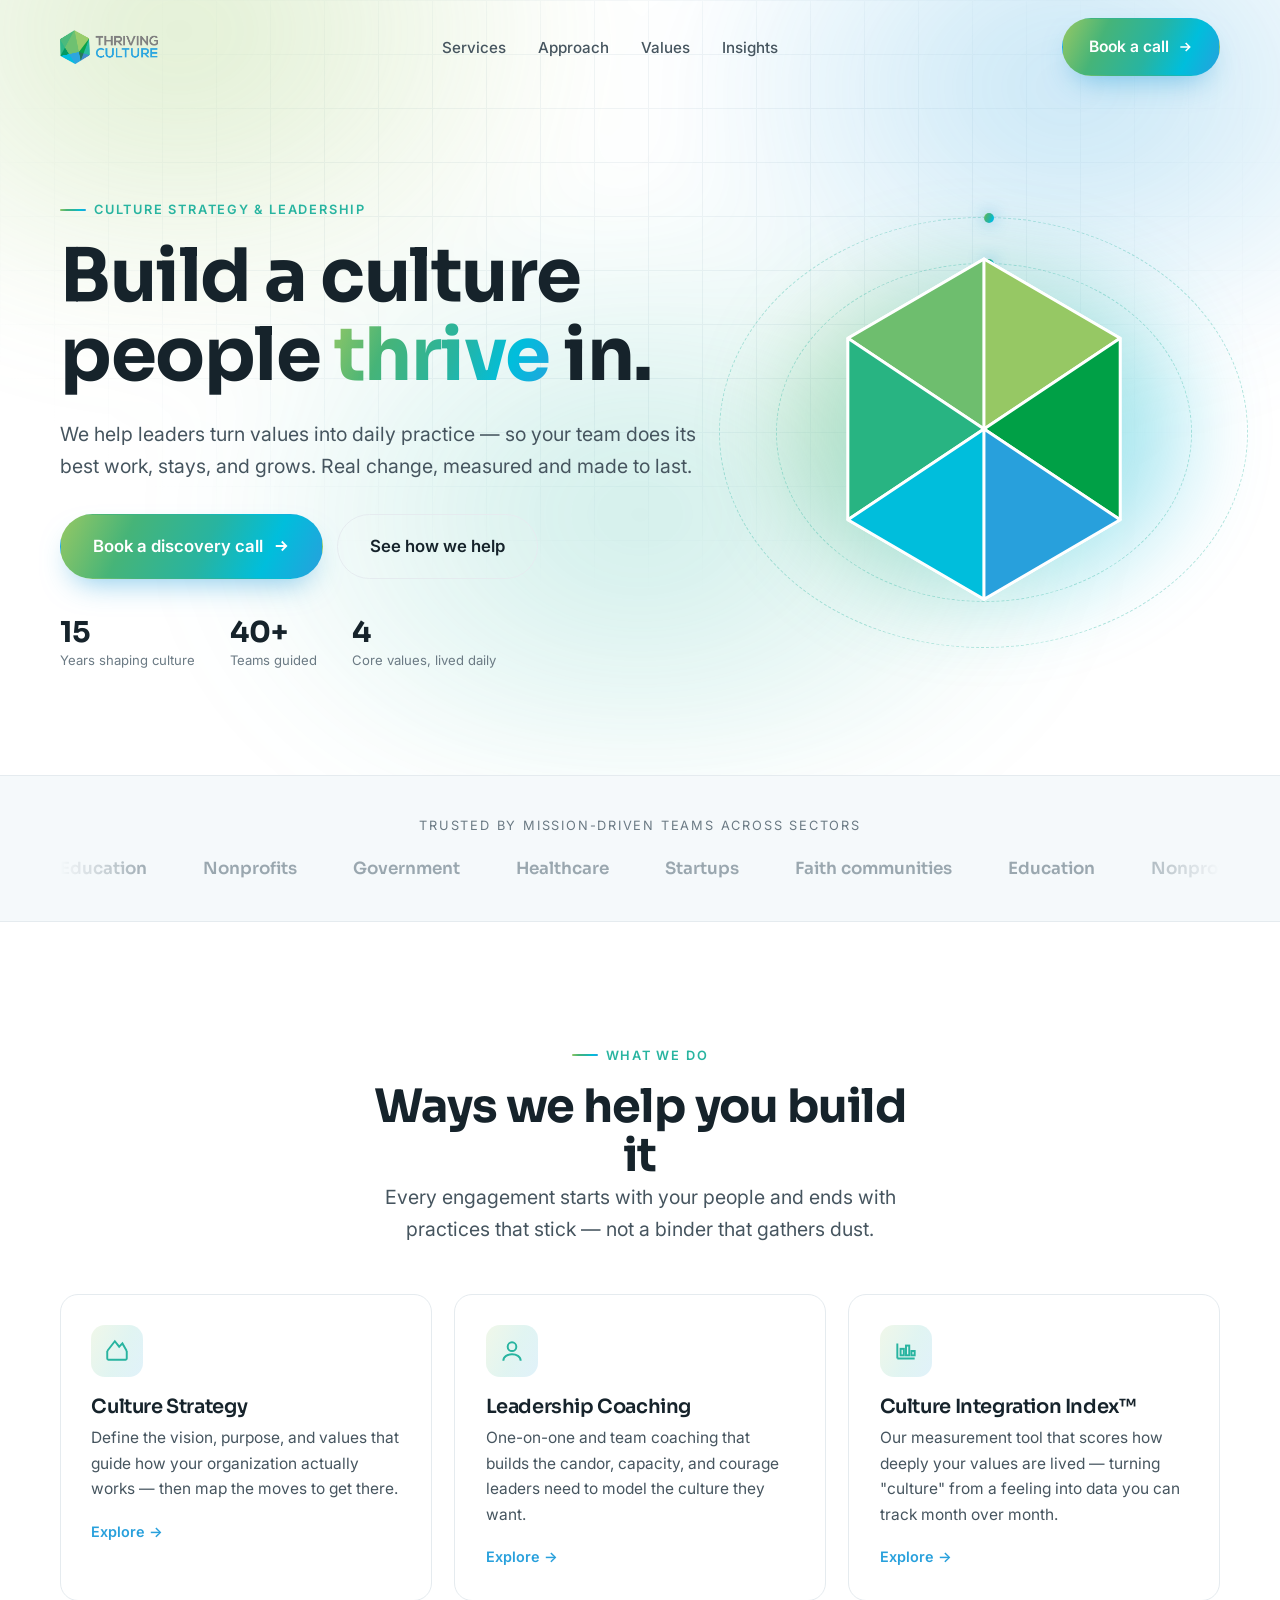
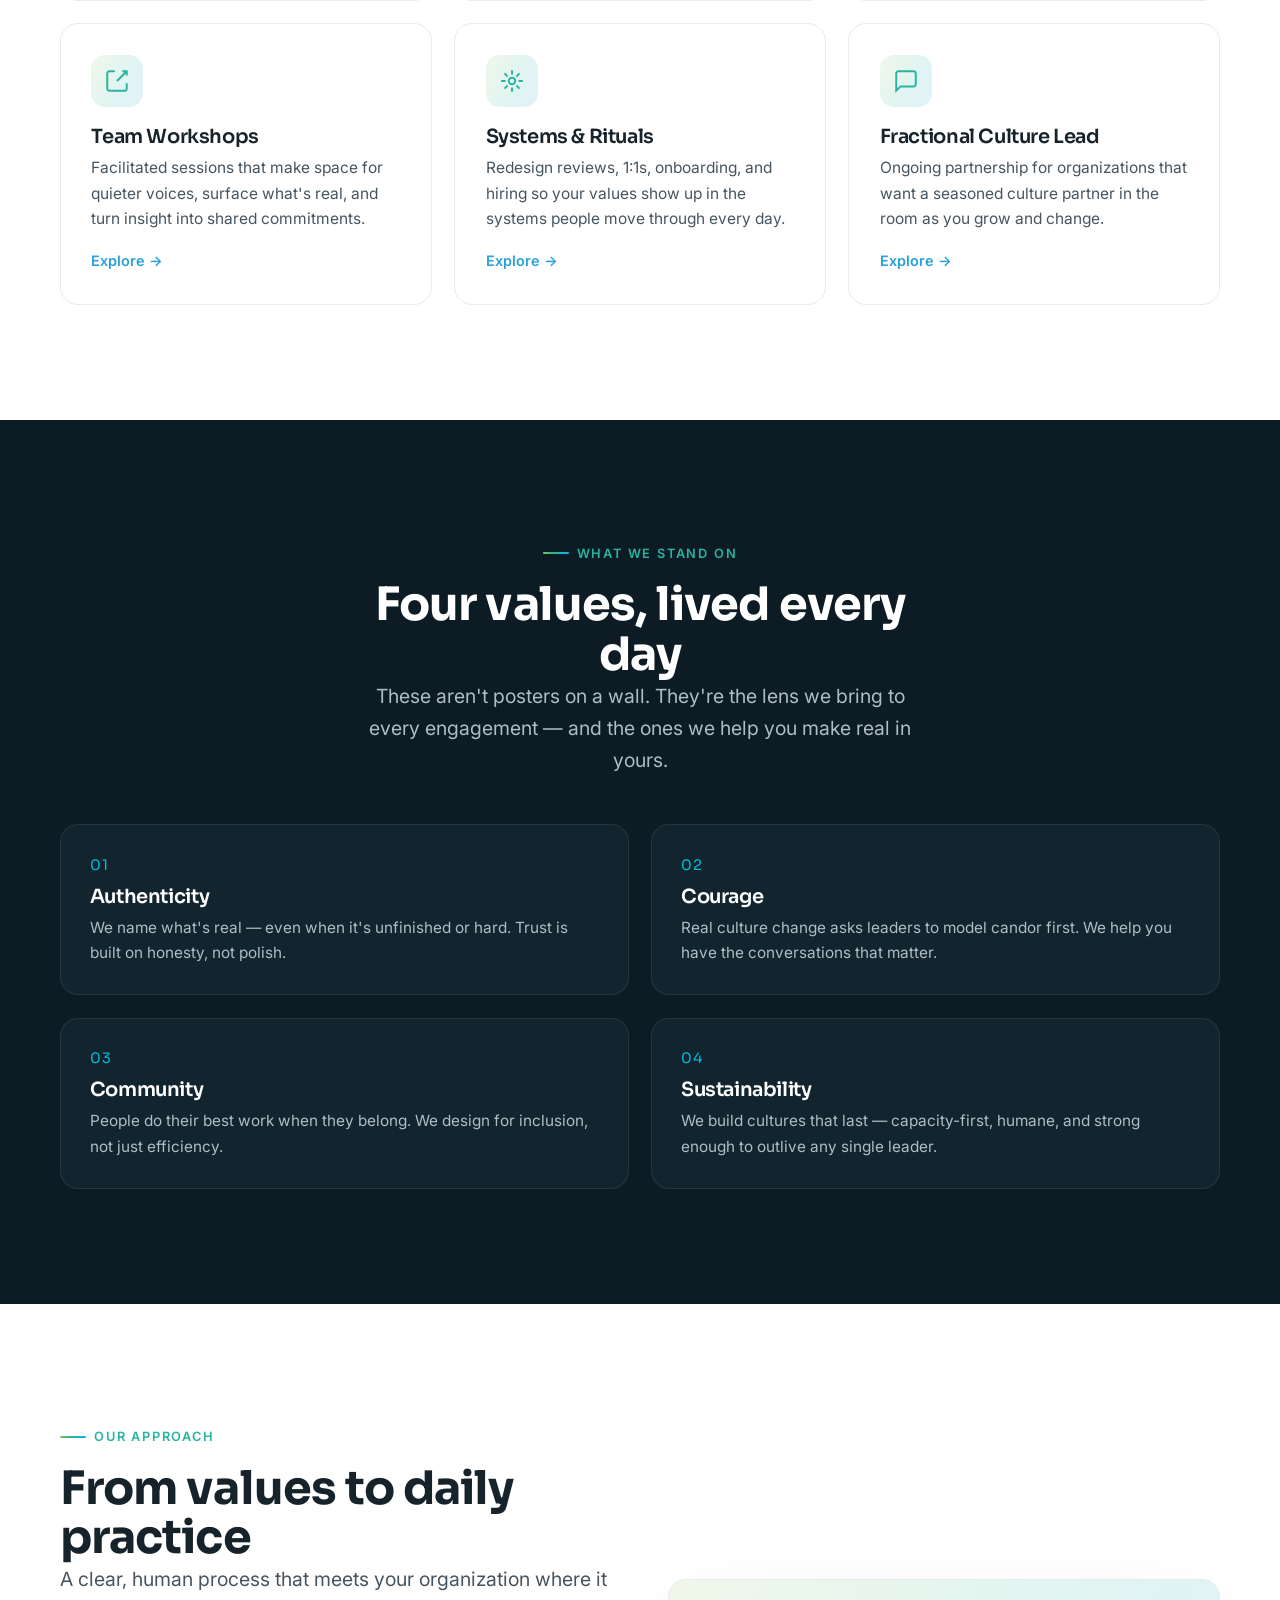
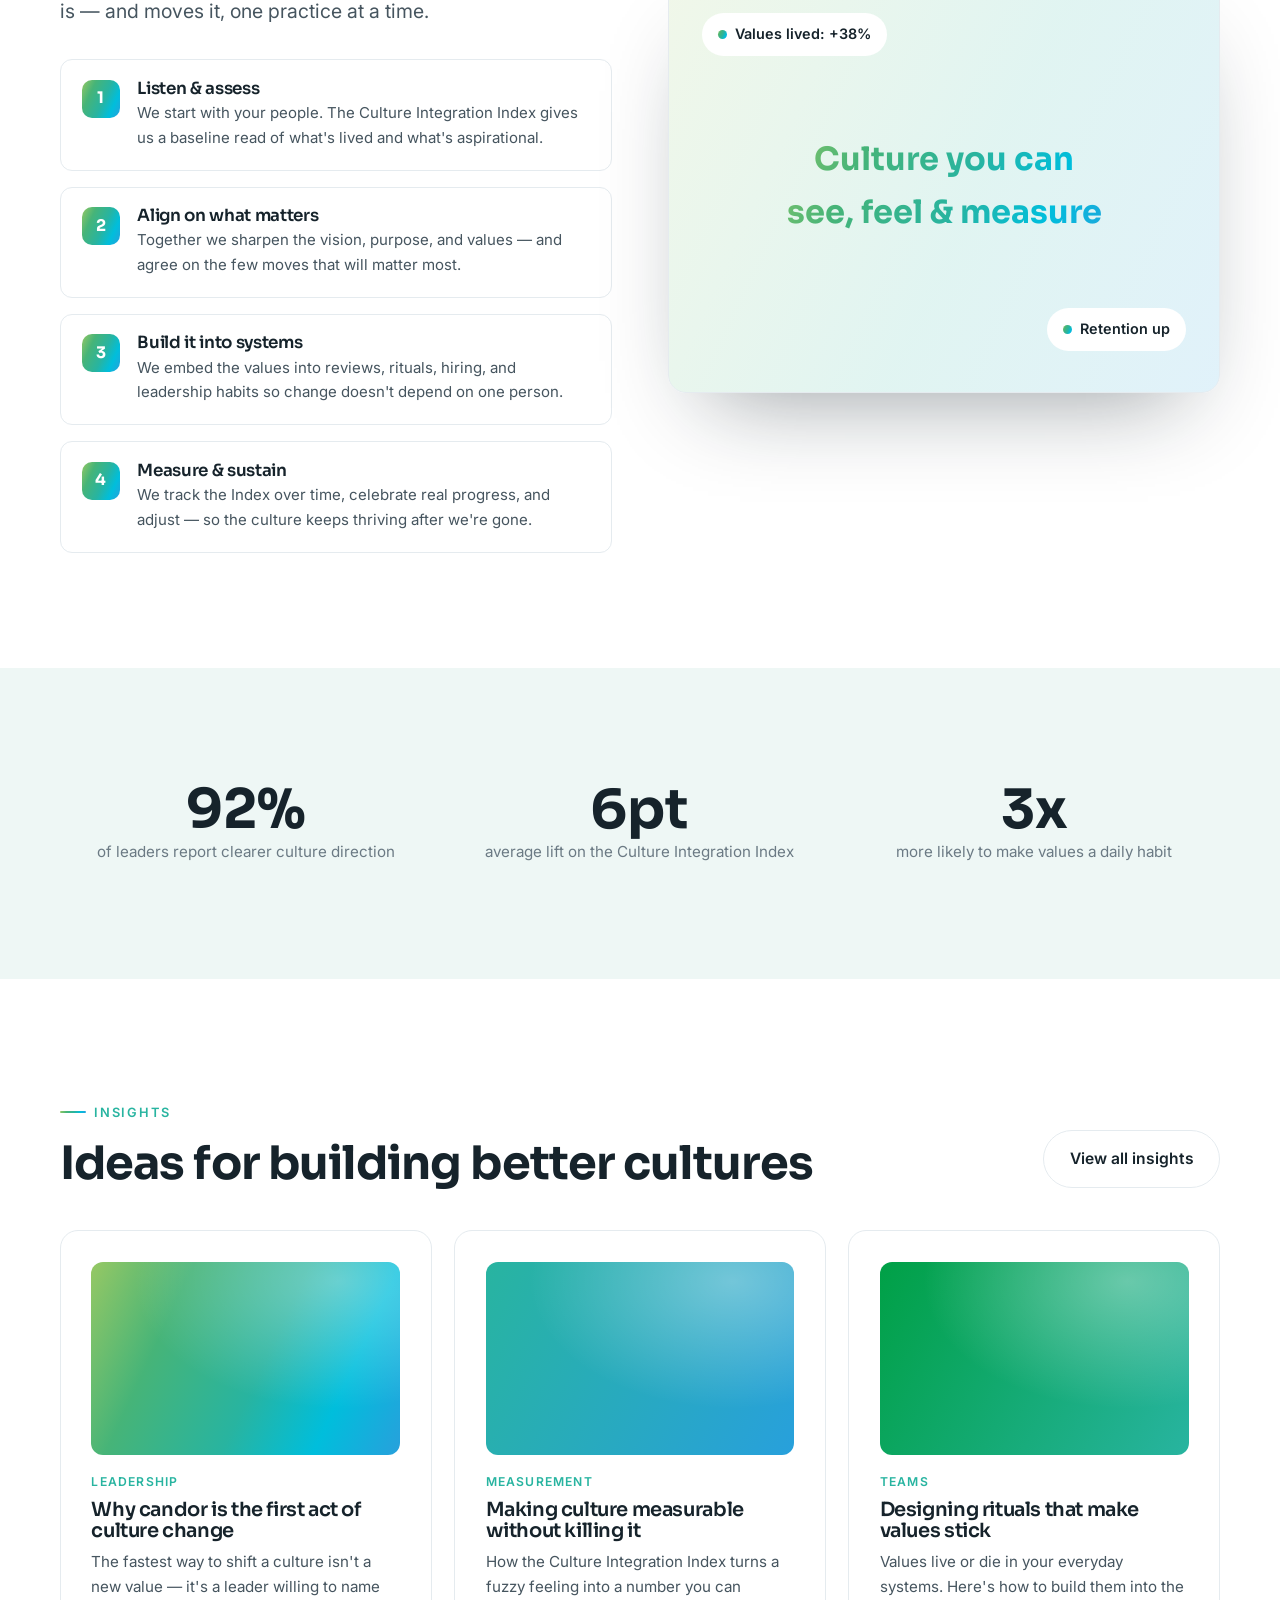
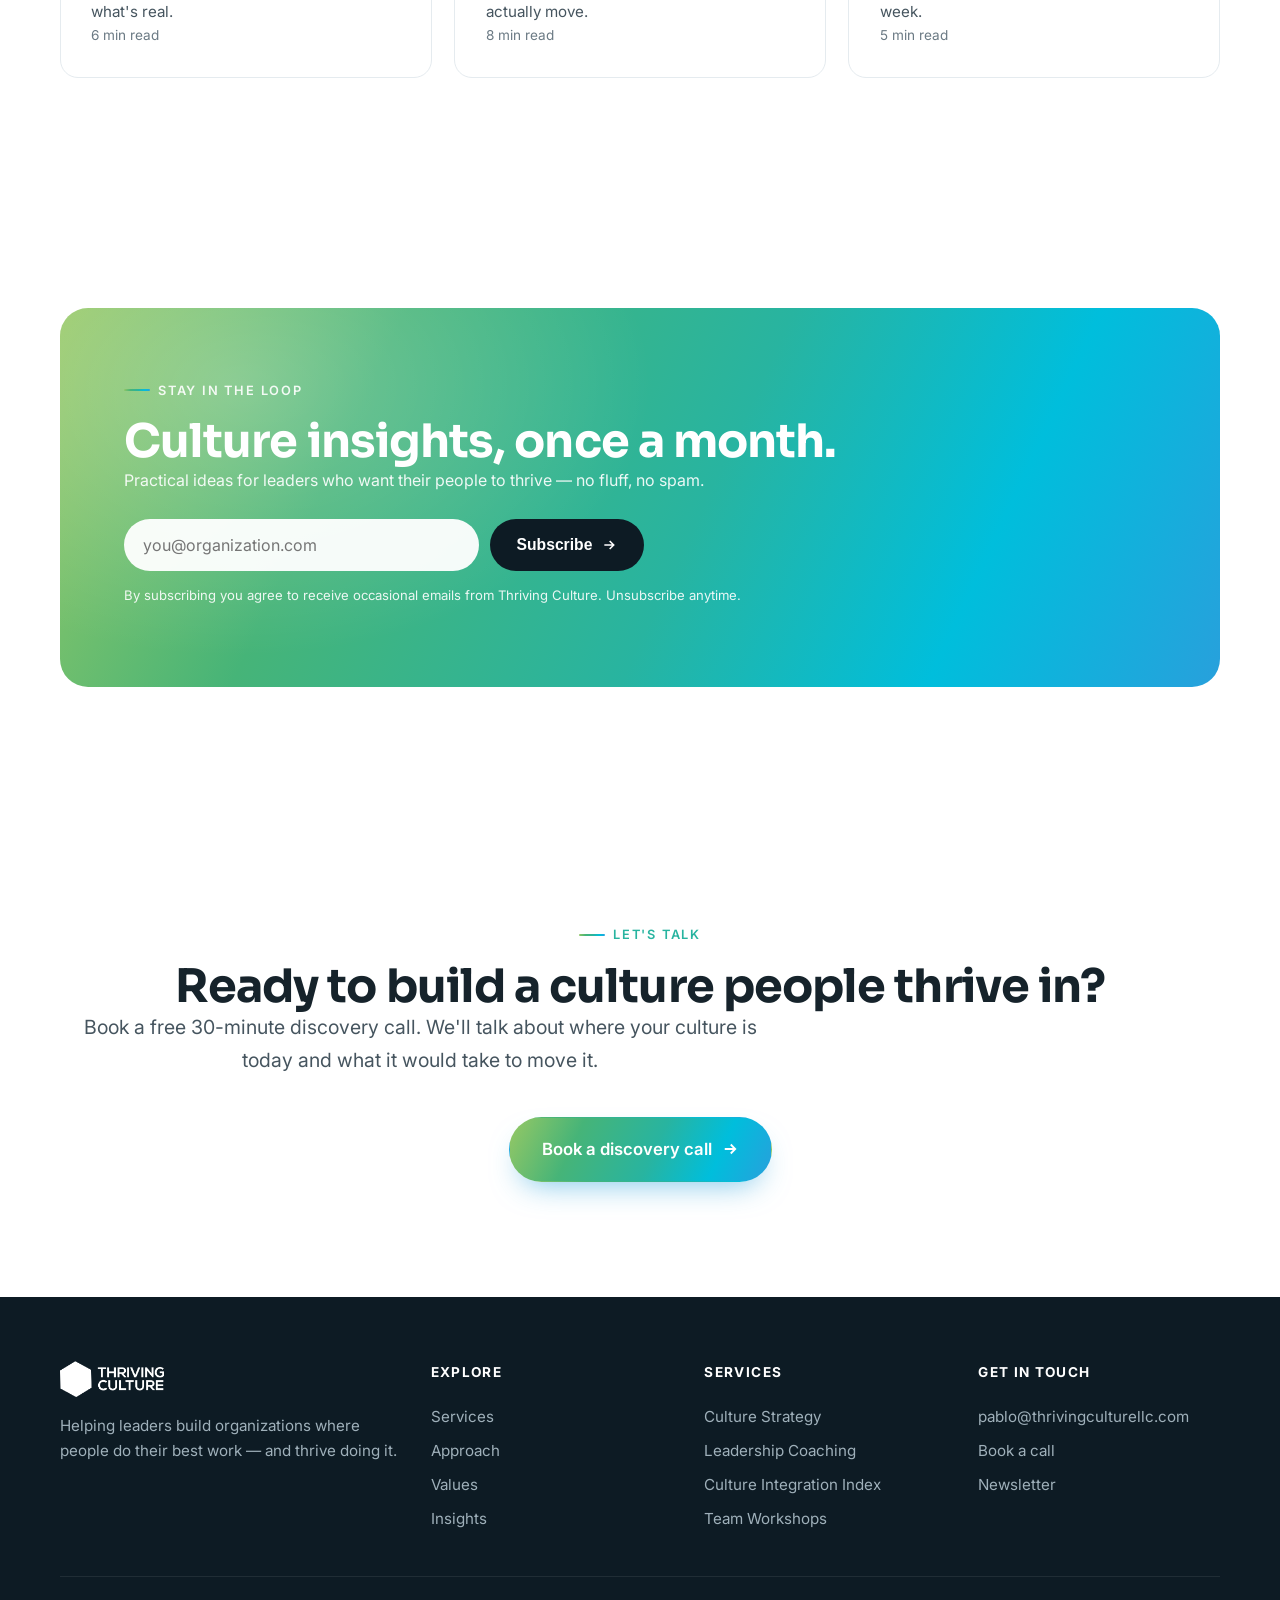
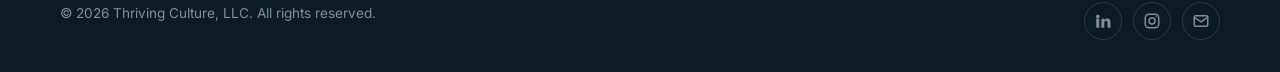
<file: index.html>
<!DOCTYPE html>
<html lang="en">
<head>
  <meta charset="UTF-8" />
  <meta name="viewport" content="width=device-width, initial-scale=1.0" />
  <title>Thriving Culture — Build a culture people thrive in</title>
  <meta name="description" content="Thriving Culture helps leaders build organizations where people do their best work. Culture strategy, leadership coaching, and the Culture Integration Index." />
  <meta name="theme-color" content="#28A0DC" />

  <!-- Open Graph -->
  <meta property="og:title" content="Thriving Culture — Build a culture people thrive in" />
  <meta property="og:description" content="Culture strategy, leadership coaching, and measurable culture change for organizations that care about their people." />
  <meta property="og:type" content="website" />

  <link rel="icon" href="assets/favicon.svg" type="image/svg+xml" />
  <link rel="preconnect" href="https://fonts.googleapis.com" />
  <link rel="preconnect" href="https://fonts.gstatic.com" crossorigin />
  <link href="https://fonts.googleapis.com/css2?family=Sora:wght@400;600;700&family=Inter:wght@400;500;600&display=swap" rel="stylesheet" />
  <link rel="stylesheet" href="css/style.css" />
</head>
<body>

  <!-- ============ HEADER ============ -->
  <header class="site-header" id="header">
    <div class="container nav">
      <a class="brand" href="#top" aria-label="Thriving Culture home">
        <img src="assets/Thriving-Culture_LLC_Logo.png" alt="Thriving Culture" />
      </a>
      <nav>
        <ul class="nav-links" id="navLinks">
          <li><a href="#services">Services</a></li>
          <li><a href="#approach">Approach</a></li>
          <li><a href="#values">Values</a></li>
          <li><a href="#insights">Insights</a></li>
        </ul>
      </nav>
      <div class="nav-cta">
        <a href="#contact" class="btn btn-primary">Book a call
          <svg width="16" height="16" viewBox="0 0 24 24" fill="none" stroke="currentColor" stroke-width="2.4"><path d="M5 12h14M13 6l6 6-6 6"/></svg>
        </a>
        <button class="menu-toggle" id="menuToggle" aria-label="Menu"><span></span><span></span><span></span></button>
      </div>
    </div>
  </header>

  <main id="top">

    <!-- ============ HERO ============ -->
    <section class="hero">
      <div class="hero-aurora" id="aurora"></div>
      <div class="hero-grid"></div>
      <div class="container hero-inner">
        <div class="hero-copy">
          <span class="eyebrow reveal">Culture strategy &amp; leadership</span>
          <h1 class="reveal" data-delay="1">Build a culture<br>people <span class="gradient-text">thrive</span> in.</h1>
          <p class="lead reveal" data-delay="2">We help leaders turn values into daily practice — so your team does its best work, stays, and grows. Real change, measured and made to last.</p>
          <div class="hero-cta reveal" data-delay="3">
            <a href="#contact" class="btn btn-primary btn-lg">Book a discovery call
              <svg width="18" height="18" viewBox="0 0 24 24" fill="none" stroke="currentColor" stroke-width="2.4"><path d="M5 12h14M13 6l6 6-6 6"/></svg>
            </a>
            <a href="#services" class="btn btn-ghost btn-lg">See how we help</a>
          </div>
          <div class="hero-meta reveal" data-delay="4">
            <div class="stat"><b data-count="15">0</b><span>Years shaping culture</span></div>
            <div class="stat"><b data-count="40" data-suffix="+">0</b><span>Teams guided</span></div>
            <div class="stat"><b data-count="4">0</b><span>Core values, lived daily</span></div>
          </div>
        </div>

        <!-- Faceted gem: the living brand mark -->
        <div class="gem-stage">
          <div class="gem-orbit o1"><i></i></div>
          <div class="gem-orbit o2"><i></i></div>
          <div class="gem-glow"></div>
          <div class="gem" id="gem">
            <svg viewBox="0 0 200 200" aria-hidden="true">
              <defs>
                <linearGradient id="gg" x1="0" y1="0" x2="1" y2="1">
                  <stop offset="0" stop-color="#96C864"/><stop offset=".5" stop-color="#28B4A0"/><stop offset="1" stop-color="#28A0DC"/>
                </linearGradient>
              </defs>
              <g stroke="#fff" stroke-width="1.5" stroke-linejoin="round">
                <polygon class="facet" data-d="6"  points="100,10 172,52 172,148 100,190 28,148 28,52" fill="url(#gg)"/>
                <polygon class="facet" data-d="10" points="100,10 100,100 28,52"  fill="#6EBE6E"/>
                <polygon class="facet" data-d="16" points="100,10 172,52 100,100"  fill="#96C864"/>
                <polygon class="facet" data-d="8"  points="28,52 100,100 28,148"   fill="#28B482"/>
                <polygon class="facet" data-d="12" points="172,52 172,148 100,100" fill="#00A046"/>
                <polygon class="facet" data-d="18" points="28,148 100,100 100,190" fill="#00BEDC"/>
                <polygon class="facet" data-d="14" points="172,148 100,190 100,100" fill="#28A0DC"/>
              </g>
            </svg>
          </div>
        </div>
      </div>
    </section>

    <!-- ============ TRUST ============ -->
    <section class="trust reveal">
      <div class="container">
        <p>Trusted by mission-driven teams across sectors</p>
        <div class="marquee">
          <div class="marquee-track">
            <span>Education</span><span>Nonprofits</span><span>Government</span><span>Healthcare</span><span>Startups</span><span>Faith communities</span>
            <span>Education</span><span>Nonprofits</span><span>Government</span><span>Healthcare</span><span>Startups</span><span>Faith communities</span>
          </div>
        </div>
      </div>
    </section>

    <!-- ============ SERVICES ============ -->
    <section class="section" id="services">
      <div class="container">
        <div class="center" style="max-width:56ch;margin-inline:auto;margin-bottom:3rem;">
          <span class="eyebrow reveal">What we do</span>
          <h2 class="reveal" data-delay="1">Ways we help you build it</h2>
          <p class="lead reveal" data-delay="2">Every engagement starts with your people and ends with practices that stick — not a binder that gathers dust.</p>
        </div>
        <div class="grid-3">
          <article class="card reveal">
            <div class="ico"><svg viewBox="0 0 24 24" fill="none" stroke="currentColor" stroke-width="1.8"><path d="M3 12l7-9 4 5 3-3 4 7"/><path d="M3 12v7a1 1 0 001 1h16a1 1 0 001-1v-7"/></svg></div>
            <h3>Culture Strategy</h3>
            <p>Define the vision, purpose, and values that guide how your organization actually works — then map the moves to get there.</p>
            <a href="#contact" class="more">Explore →</a>
          </article>
          <article class="card reveal" data-delay="1">
            <div class="ico"><svg viewBox="0 0 24 24" fill="none" stroke="currentColor" stroke-width="1.8"><circle cx="12" cy="8" r="4"/><path d="M4 21c0-4 4-6 8-6s8 2 8 6"/></svg></div>
            <h3>Leadership Coaching</h3>
            <p>One-on-one and team coaching that builds the candor, capacity, and courage leaders need to model the culture they want.</p>
            <a href="#contact" class="more">Explore →</a>
          </article>
          <article class="card reveal" data-delay="2">
            <div class="ico"><svg viewBox="0 0 24 24" fill="none" stroke="currentColor" stroke-width="1.8"><path d="M4 19V5M4 19h16"/><rect x="7" y="10" width="3" height="6"/><rect x="12" y="7" width="3" height="9"/><rect x="17" y="12" width="3" height="4"/></svg></div>
            <h3>Culture Integration Index™</h3>
            <p>Our measurement tool that scores how deeply your values are lived — turning "culture" from a feeling into data you can track month over month.</p>
            <a href="#contact" class="more">Explore →</a>
          </article>
          <article class="card reveal">
            <div class="ico"><svg viewBox="0 0 24 24" fill="none" stroke="currentColor" stroke-width="1.8"><path d="M17 3h4v4M21 3l-9 9"/><path d="M21 14v5a2 2 0 01-2 2H5a2 2 0 01-2-2V5a2 2 0 012-2h5"/></svg></div>
            <h3>Team Workshops</h3>
            <p>Facilitated sessions that make space for quieter voices, surface what's real, and turn insight into shared commitments.</p>
            <a href="#contact" class="more">Explore →</a>
          </article>
          <article class="card reveal" data-delay="1">
            <div class="ico"><svg viewBox="0 0 24 24" fill="none" stroke="currentColor" stroke-width="1.8"><path d="M12 2v4M12 18v4M2 12h4M18 12h4M5 5l3 3M16 16l3 3M19 5l-3 3M8 16l-3 3"/><circle cx="12" cy="12" r="3"/></svg></div>
            <h3>Systems &amp; Rituals</h3>
            <p>Redesign reviews, 1:1s, onboarding, and hiring so your values show up in the systems people move through every day.</p>
            <a href="#contact" class="more">Explore →</a>
          </article>
          <article class="card reveal" data-delay="2">
            <div class="ico"><svg viewBox="0 0 24 24" fill="none" stroke="currentColor" stroke-width="1.8"><path d="M21 15a2 2 0 01-2 2H7l-4 4V5a2 2 0 012-2h14a2 2 0 012 2z"/></svg></div>
            <h3>Fractional Culture Lead</h3>
            <p>Ongoing partnership for organizations that want a seasoned culture partner in the room as you grow and change.</p>
            <a href="#contact" class="more">Explore →</a>
          </article>
        </div>
      </div>
    </section>

    <!-- ============ VALUES (dark) ============ -->
    <section class="section values on-dark" id="values">
      <div class="container">
        <div class="center" style="max-width:56ch;margin-inline:auto;margin-bottom:3rem;">
          <span class="eyebrow reveal">What we stand on</span>
          <h2 class="reveal" data-delay="1">Four values, lived every day</h2>
          <p class="lead reveal" data-delay="2">These aren't posters on a wall. They're the lens we bring to every engagement — and the ones we help you make real in yours.</p>
        </div>
        <div class="grid-2">
          <div class="value-card reveal">
            <div class="num">01</div><h3>Authenticity</h3>
            <p>We name what's real — even when it's unfinished or hard. Trust is built on honesty, not polish.</p>
          </div>
          <div class="value-card reveal" data-delay="1">
            <div class="num">02</div><h3>Courage</h3>
            <p>Real culture change asks leaders to model candor first. We help you have the conversations that matter.</p>
          </div>
          <div class="value-card reveal" data-delay="2">
            <div class="num">03</div><h3>Community</h3>
            <p>People do their best work when they belong. We design for inclusion, not just efficiency.</p>
          </div>
          <div class="value-card reveal" data-delay="3">
            <div class="num">04</div><h3>Sustainability</h3>
            <p>We build cultures that last — capacity-first, humane, and strong enough to outlive any single leader.</p>
          </div>
        </div>
      </div>
    </section>

    <!-- ============ APPROACH ============ -->
    <section class="section" id="approach">
      <div class="container split">
        <div>
          <span class="eyebrow reveal">Our approach</span>
          <h2 class="reveal" data-delay="1">From values to daily practice</h2>
          <p class="lead reveal" data-delay="2" style="margin-bottom:2rem;">A clear, human process that meets your organization where it is — and moves it, one practice at a time.</p>
          <div class="steps">
            <div class="step reveal"><div class="n">1</div><div><h3>Listen &amp; assess</h3><p>We start with your people. The Culture Integration Index gives us a baseline read of what's lived and what's aspirational.</p></div></div>
            <div class="step reveal" data-delay="1"><div class="n">2</div><div><h3>Align on what matters</h3><p>Together we sharpen the vision, purpose, and values — and agree on the few moves that will matter most.</p></div></div>
            <div class="step reveal" data-delay="2"><div class="n">3</div><div><h3>Build it into systems</h3><p>We embed the values into reviews, rituals, hiring, and leadership habits so change doesn't depend on one person.</p></div></div>
            <div class="step reveal" data-delay="3"><div class="n">4</div><div><h3>Measure &amp; sustain</h3><p>We track the Index over time, celebrate real progress, and adjust — so the culture keeps thriving after we're gone.</p></div></div>
          </div>
        </div>
        <div class="media-frame reveal" data-delay="1" aria-hidden="true">
          <div class="gradient-text" style="font-family:var(--font-display);font-weight:700;font-size:clamp(1.4rem,3vw,2rem);text-align:center;padding:1rem;">Culture you can<br>see, feel &amp; measure</div>
          <div class="badge b1"><span class="dot"></span> Values lived: +38%</div>
          <div class="badge b2"><span class="dot"></span> Retention up</div>
        </div>
      </div>
    </section>

    <!-- ============ STATS ============ -->
    <section class="section stats-band">
      <div class="container grid-3">
        <div class="stat-big reveal"><b data-count="92" data-suffix="%">0</b><span>of leaders report clearer culture direction</span></div>
        <div class="stat-big reveal" data-delay="1"><b data-count="6" data-suffix="pt">0</b><span>average lift on the Culture Integration Index</span></div>
        <div class="stat-big reveal" data-delay="2"><b data-count="3" data-suffix="x">0</b><span>more likely to make values a daily habit</span></div>
      </div>
    </section>

    <!-- ============ INSIGHTS / BLOG ============ -->
    <section class="section" id="insights">
      <div class="container">
        <div style="display:flex;justify-content:space-between;align-items:end;gap:1rem;flex-wrap:wrap;margin-bottom:2.6rem;">
          <div>
            <span class="eyebrow reveal">Insights</span>
            <h2 class="reveal" data-delay="1">Ideas for building better cultures</h2>
          </div>
          <a href="#" class="btn btn-ghost reveal" data-delay="2">View all insights</a>
        </div>
        <div class="grid-3">
          <a class="card post reveal" href="#">
            <div class="thumb"></div>
            <span class="tag">Leadership</span>
            <h3>Why candor is the first act of culture change</h3>
            <p>The fastest way to shift a culture isn't a new value — it's a leader willing to name what's real.</p>
            <div class="meta">6 min read</div>
          </a>
          <a class="card post reveal" data-delay="1" href="#">
            <div class="thumb t2"></div>
            <span class="tag">Measurement</span>
            <h3>Making culture measurable without killing it</h3>
            <p>How the Culture Integration Index turns a fuzzy feeling into a number you can actually move.</p>
            <div class="meta">8 min read</div>
          </a>
          <a class="card post reveal" data-delay="2" href="#">
            <div class="thumb t3"></div>
            <span class="tag">Teams</span>
            <h3>Designing rituals that make values stick</h3>
            <p>Values live or die in your everyday systems. Here's how to build them into the week.</p>
            <div class="meta">5 min read</div>
          </a>
        </div>
      </div>
    </section>

    <!-- ============ LEAD CAPTURE ============ -->
    <section class="section" id="newsletter">
      <div class="container">
        <div class="capture reveal">
          <span class="eyebrow" style="color:rgba(255,255,255,.9);">Stay in the loop</span>
          <h2>Culture insights, once a month.</h2>
          <p>Practical ideas for leaders who want their people to thrive — no fluff, no spam.</p>
          <form class="signup" id="signupForm" novalidate>
            <input type="email" id="email" name="email" placeholder="you@organization.com" aria-label="Email address" required />
            <button class="btn" type="submit">Subscribe
              <svg width="16" height="16" viewBox="0 0 24 24" fill="none" stroke="currentColor" stroke-width="2.4"><path d="M5 12h14M13 6l6 6-6 6"/></svg>
            </button>
          </form>
          <p class="form-note">By subscribing you agree to receive occasional emails from Thriving Culture. Unsubscribe anytime.</p>
          <p class="form-ok" id="formOk" hidden>✓ You're in — thanks for joining. Check your inbox to confirm.</p>
        </div>
      </div>
    </section>

    <!-- ============ FINAL CTA / CONTACT ============ -->
    <section class="section cta-final" id="contact">
      <div class="container">
        <span class="eyebrow reveal" style="justify-content:center;">Let's talk</span>
        <h2 class="reveal" data-delay="1">Ready to build a culture people thrive in?</h2>
        <p class="lead reveal center" data-delay="2">Book a free 30-minute discovery call. We'll talk about where your culture is today and what it would take to move it.</p>
        <a href="mailto:pablo@thrivingculturellc.com?subject=Discovery%20call%20—%20Thriving%20Culture" class="btn btn-primary btn-lg reveal" data-delay="3">
          Book a discovery call
          <svg width="18" height="18" viewBox="0 0 24 24" fill="none" stroke="currentColor" stroke-width="2.4"><path d="M5 12h14M13 6l6 6-6 6"/></svg>
        </a>
      </div>
    </section>
  </main>

  <!-- ============ FOOTER ============ -->
  <footer class="site-footer">
    <div class="container">
      <div class="footer-top">
        <div class="footer-brand">
          <img src="assets/Thriving-Culture_LLC_Logo.png" alt="Thriving Culture" />
          <p>Helping leaders build organizations where people do their best work — and thrive doing it.</p>
        </div>
        <div>
          <h4>Explore</h4>
          <a href="#services">Services</a>
          <a href="#approach">Approach</a>
          <a href="#values">Values</a>
          <a href="#insights">Insights</a>
        </div>
        <div>
          <h4>Services</h4>
          <a href="#services">Culture Strategy</a>
          <a href="#services">Leadership Coaching</a>
          <a href="#services">Culture Integration Index</a>
          <a href="#services">Team Workshops</a>
        </div>
        <div>
          <h4>Get in touch</h4>
          <a href="mailto:pablo@thrivingculturellc.com">pablo@thrivingculturellc.com</a>
          <a href="#contact">Book a call</a>
          <a href="#newsletter">Newsletter</a>
        </div>
      </div>
      <div class="footer-bottom">
        <span>© <span id="year">2026</span> Thriving Culture, LLC. All rights reserved.</span>
        <div class="social">
          <a href="#" aria-label="LinkedIn"><svg width="18" height="18" viewBox="0 0 24 24" fill="currentColor"><path d="M4.98 3.5A2.5 2.5 0 002.5 6 2.5 2.5 0 005 8.5 2.5 2.5 0 007.5 6 2.5 2.5 0 004.98 3.5zM3 9h4v12H3zM10 9h3.8v1.7h.05c.53-1 1.83-2.05 3.77-2.05C21.4 8.65 22 11 22 14.1V21h-4v-6.1c0-1.45-.03-3.3-2-3.3-2 0-2.3 1.57-2.3 3.2V21h-4z"/></svg></a>
          <a href="#" aria-label="Instagram"><svg width="18" height="18" viewBox="0 0 24 24" fill="none" stroke="currentColor" stroke-width="2"><rect x="3" y="3" width="18" height="18" rx="5"/><circle cx="12" cy="12" r="4"/><circle cx="17.5" cy="6.5" r="1" fill="currentColor" stroke="none"/></svg></a>
          <a href="mailto:pablo@thrivingculturellc.com" aria-label="Email"><svg width="18" height="18" viewBox="0 0 24 24" fill="none" stroke="currentColor" stroke-width="2"><rect x="3" y="5" width="18" height="14" rx="2"/><path d="M3 7l9 6 9-6"/></svg></a>
        </div>
      </div>
    </div>
  </footer>

  <script src="js/main.js"></script>
</body>
</html>
</file>
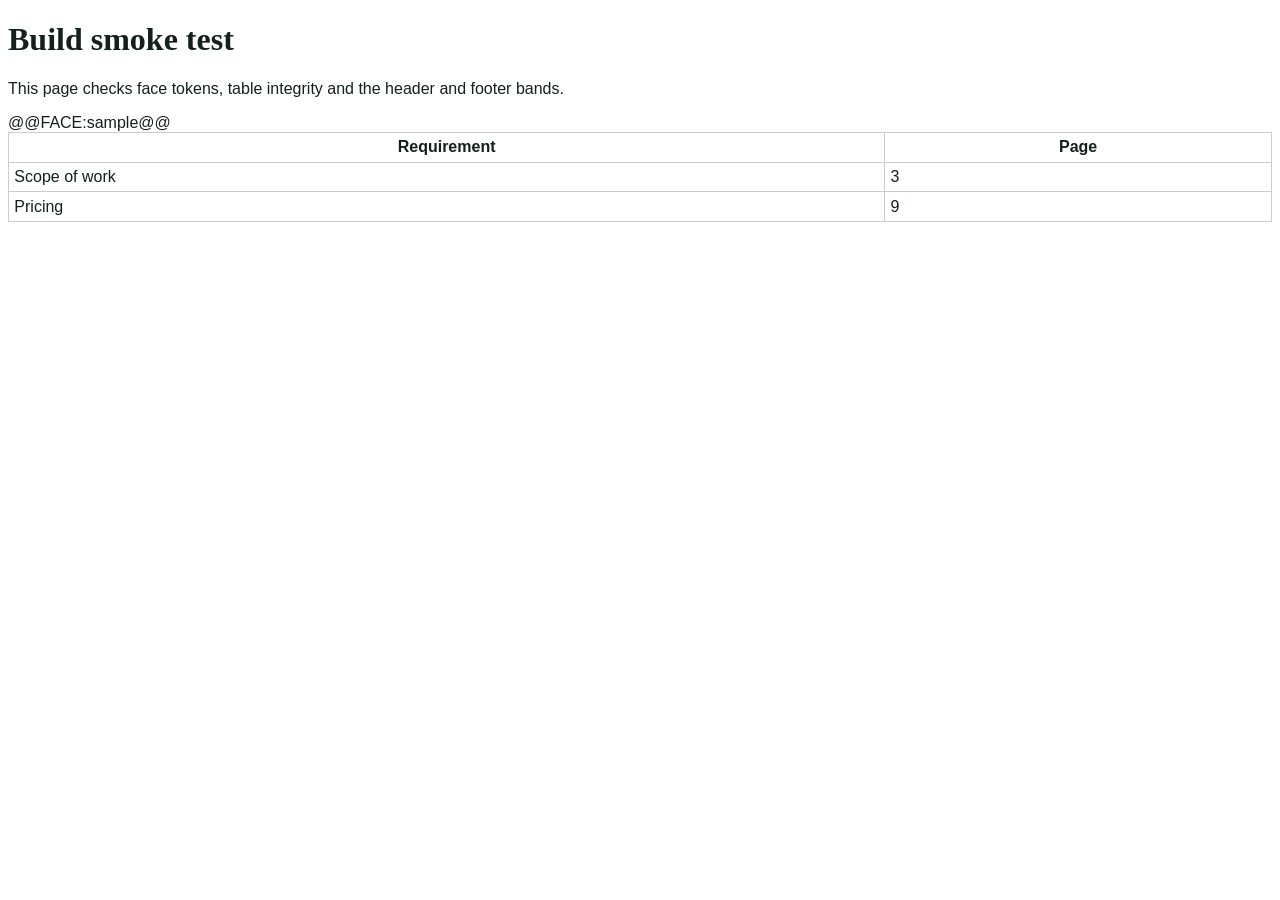
<file: rfp-agent/proposal/sample.html>
<!doctype html>
<html lang="en">
<head>
<meta charset="utf-8">
<title>Build smoke test</title>
<style>
  :root { --tc-green: #3a9a4a; --tc-teal: #1f8f8f; --tc-blue: #2a5fa8; --ink: #14201b; }
  body { font-family: Carlito, Calibri, sans-serif; color: var(--ink); }
  h1 { font-family: Lora, Georgia, serif; }
  table { border-collapse: collapse; width: 100%; }
  td, th { border: 1px solid #ccc; padding: 4pt; }
</style>
</head>
<body>
<h1>Build smoke test</h1>
<p>This page checks face tokens, table integrity and the header and footer bands.</p>
@@FACE:sample@@
<table><thead><tr><th>Requirement</th><th>Page</th></tr></thead>
<tbody><tr><td>Scope of work</td><td>3</td></tr><tr><td>Pricing</td><td>9</td></tr></tbody></table>
</body>
</html>
</file>
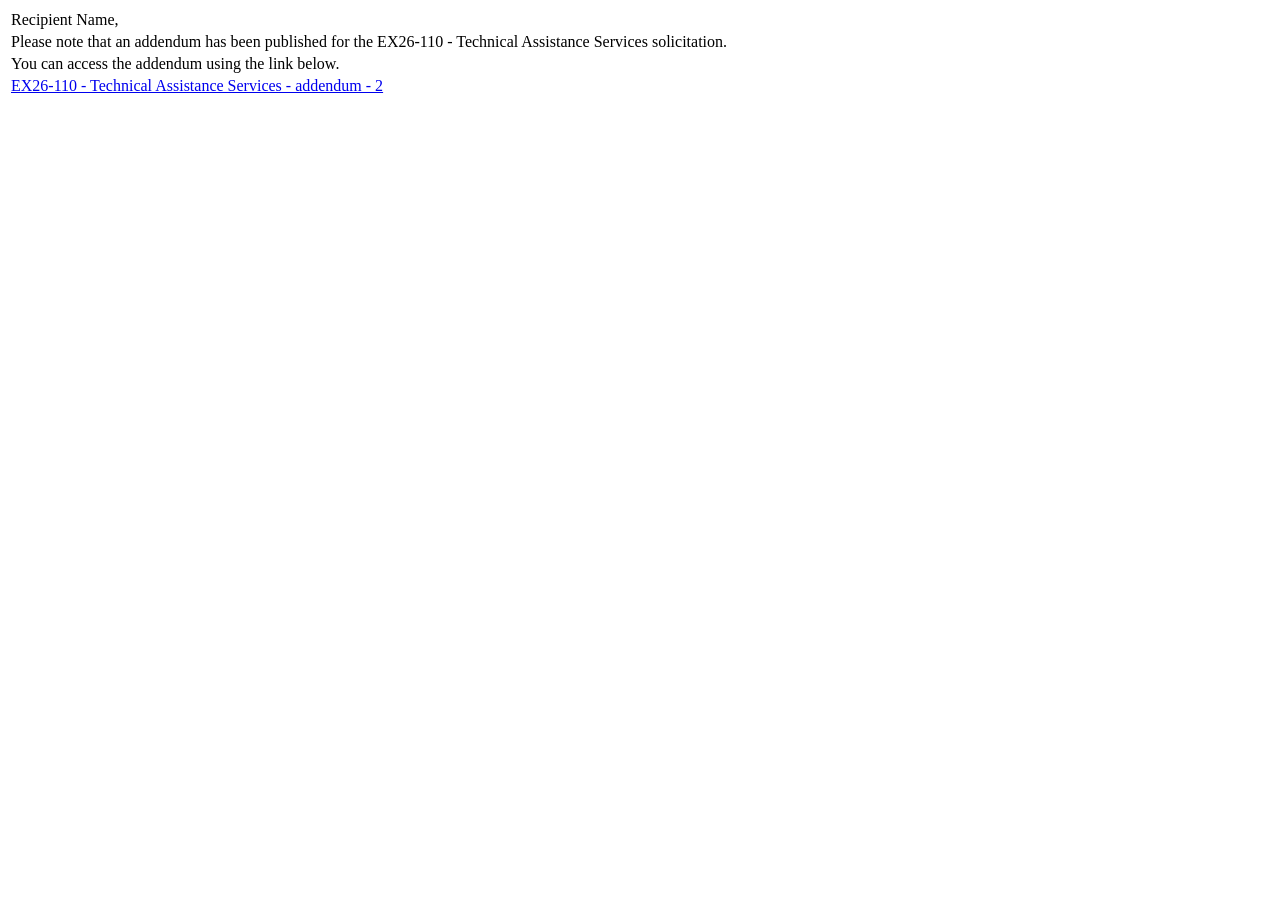
<file: rfp-agent/tests/fixtures/bidnet/addendum.html>
<html><body><table><tr><td>Recipient Name,</td></tr>
<tr><td>Please note that an addendum has been published for the EX26-110 - Technical Assistance Services solicitation.</td></tr>
<tr><td>You can access the addendum using the link below.</td></tr>
<tr><td><a href="https://u000.ct.sendgrid.net/ls/click?upn=fake456">EX26-110 - Technical Assistance Services - addendum - 2</a></td></tr>
</table></body></html>
</file>
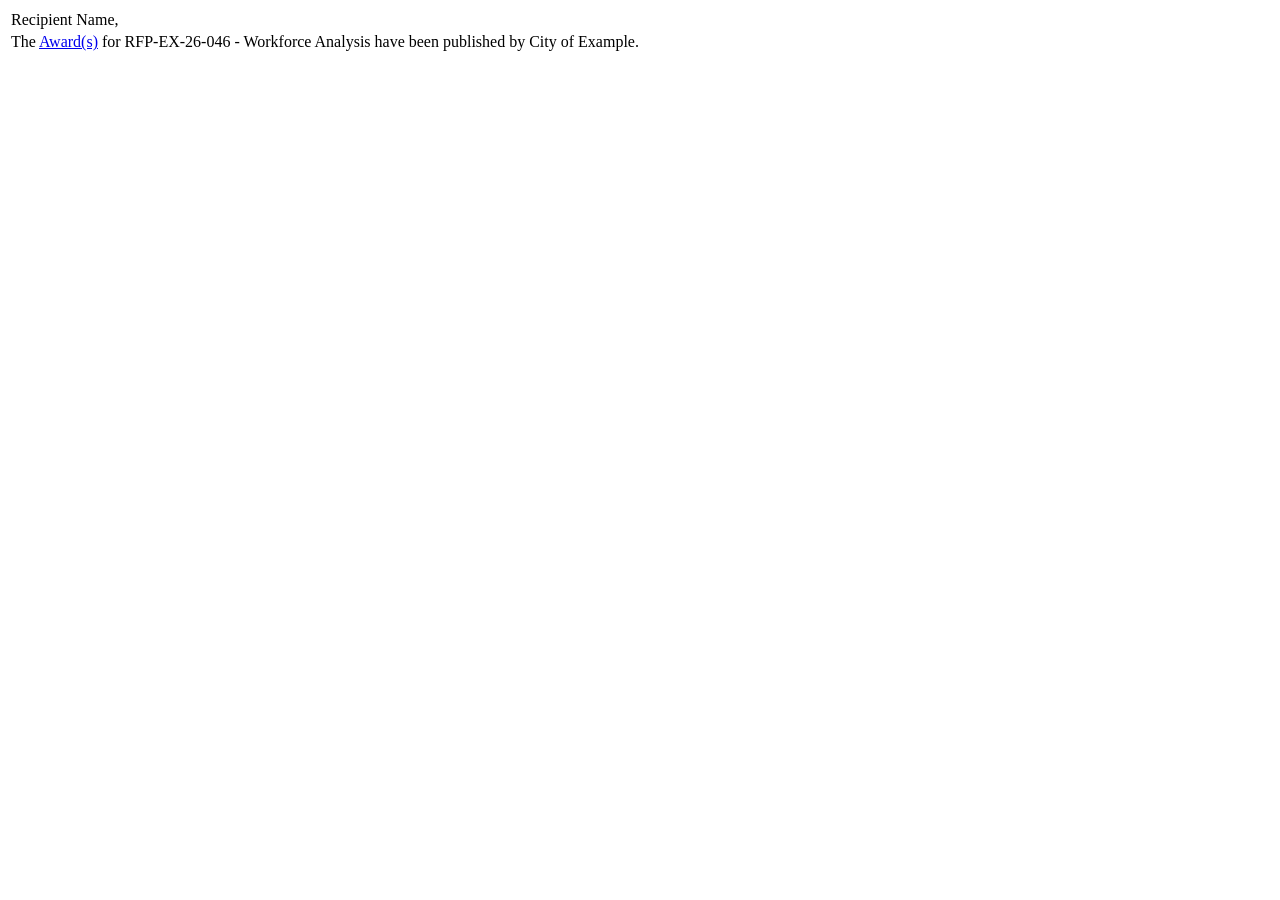
<file: rfp-agent/tests/fixtures/bidnet/award.html>
<html><body><table><tr><td>Recipient Name,</td></tr>
<tr><td>The <a href="https://u000.ct.sendgrid.net/ls/click?upn=fake789">Award(s)</a> for RFP-EX-26-046 - Workforce Analysis have been published by City of Example.</td></tr>
</table></body></html>
</file>
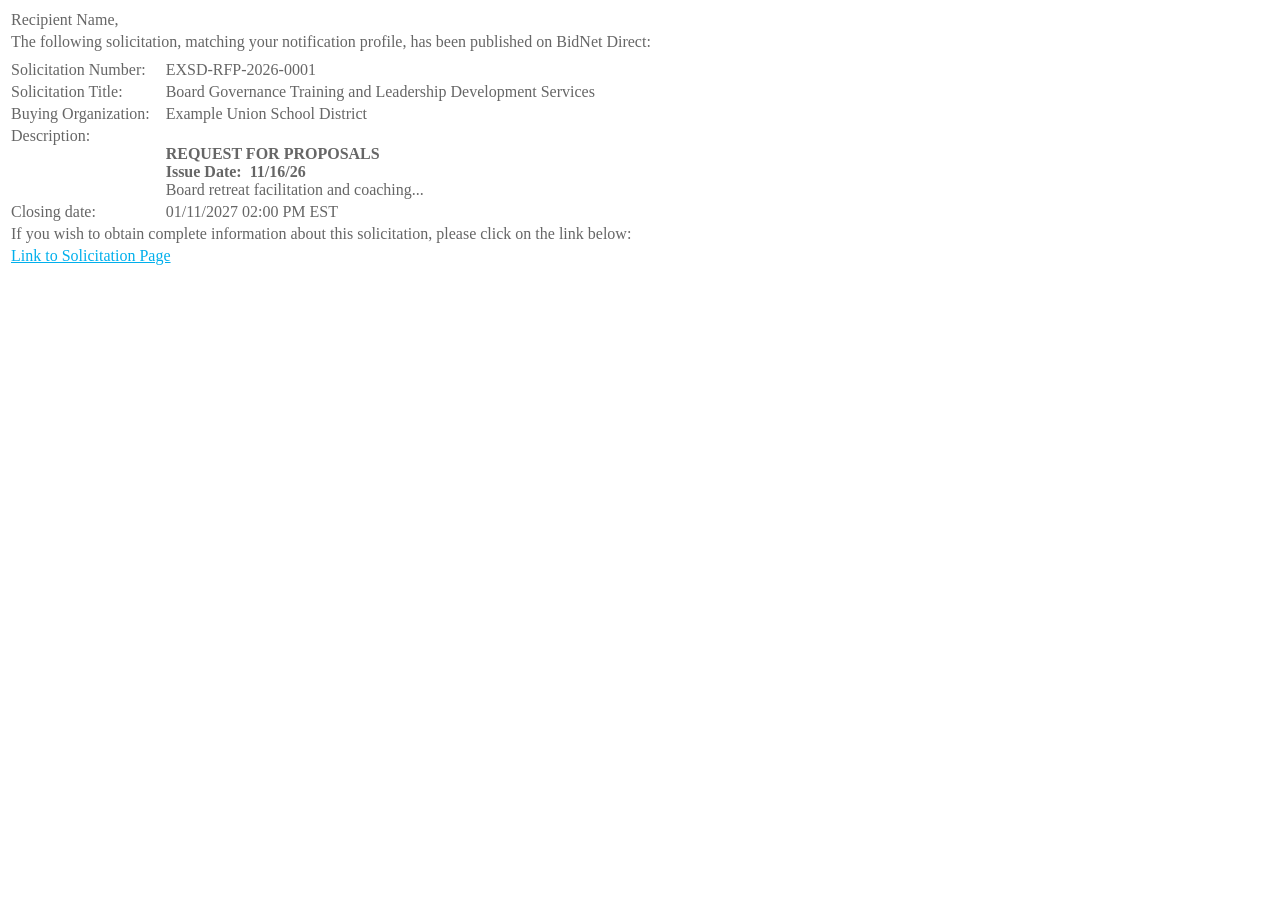
<file: rfp-agent/tests/fixtures/bidnet/new.html>
<html><head><style>td{color:#666}</style></head><body><table><tr><td>Recipient Name,</td></tr>
<tr><td>The following solicitation, matching your notification profile, has been published on BidNet Direct:</td></tr></table>
<table><tr><td></td><td></td></tr>
<tr><td valign="top">Solicitation Number:</td><td valign="top">EXSD-RFP-2026-0001</td></tr>
<tr><td valign="top">Solicitation Title:</td><td valign="top">Board Governance Training and Leadership Development Services</td></tr>
<tr><td valign="top">Buying Organization:</td><td valign="top">Example Union School District</td></tr>
<tr><td valign="top">Description:</td><td valign="top"><br /><strong>REQUEST FOR PROPOSALS</strong><br /><strong>Issue Date:&nbsp; 11/16/26</strong><br />Board retreat facilitation and coaching...</td></tr>
<tr><td valign="top">Closing date:</td><td valign="top">01/11/2027 02:00 PM EST</td></tr>
<tr><td colspan="2">If you wish to obtain complete information about this solicitation, please click on the link below:</td></tr>
<tr><td colspan="2"><a href="https://u000.ct.sendgrid.net/ls/click?upn=fake123" style="color:#00afec">Link to Solicitation Page</a></td></tr>
</table></body></html>
</file>
<file: css/style.css>
/* =========================================================
   Thriving Culture — brand system
   Palette pulled directly from the logo mark.
   ========================================================= */
:root {
  /* Brand */
  --blue:    #28A0DC;
  --cyan:    #00BEDC;
  --teal:    #28B4A0;
  --green:   #46B478;
  --lime:    #96C864;
  --emerald: #00A046;
  --brand-gray: #787878;

  /* Ink & surfaces */
  --ink:     #16232b;
  --ink-2:   #46555f;
  --muted:   #6b7a84;
  --line:    #e5ebef;
  --bg:      #ffffff;
  --bg-soft: #f5f9fb;
  --bg-tint: #eef7f5;

  /* Dark surfaces */
  --night:   #0d1b24;
  --night-2: #12252f;

  /* Signature gradient (green -> teal -> blue), the "alive" thread */
  --grad: linear-gradient(115deg, var(--lime) 0%, var(--green) 26%, var(--teal) 55%, var(--cyan) 78%, var(--blue) 100%);
  --grad-soft: linear-gradient(115deg, rgba(150,200,100,.14), rgba(40,180,160,.14) 55%, rgba(40,160,220,.14));

  --radius: 18px;
  --radius-sm: 12px;
  --shadow: 0 18px 50px -22px rgba(13,27,36,.28);
  --shadow-lg: 0 40px 90px -40px rgba(13,27,36,.45);
  --ease: cubic-bezier(.22,.61,.36,1);
  --font: "Inter", system-ui, -apple-system, "Segoe UI", Roboto, Helvetica, Arial, sans-serif;
  --font-display: "Sora", var(--font);
}

* { box-sizing: border-box; }
html { scroll-behavior: smooth; -webkit-text-size-adjust: 100%; }
@media (prefers-reduced-motion: reduce) {
  html { scroll-behavior: auto; }
}
body {
  margin: 0;
  font-family: var(--font);
  color: var(--ink);
  background: var(--bg);
  line-height: 1.65;
  -webkit-font-smoothing: antialiased;
  overflow-x: hidden;
}
img { max-width: 100%; display: block; }
a { color: inherit; text-decoration: none; }

h1,h2,h3 { font-family: var(--font-display); line-height: 1.08; letter-spacing: -.02em; margin: 0; color: var(--ink); }
h1 { font-size: clamp(2.5rem, 6vw, 4.6rem); font-weight: 700; }
h2 { font-size: clamp(1.9rem, 3.6vw, 2.9rem); font-weight: 700; }
h3 { font-size: 1.22rem; font-weight: 600; }
p  { margin: 0 0 1rem; color: var(--ink-2); }

.container { width: min(1160px, 92vw); margin-inline: auto; }
.section { padding: clamp(4.5rem, 9vw, 8rem) 0; position: relative; }
.eyebrow {
  display: inline-flex; align-items: center; gap: .5rem;
  font-size: .8rem; font-weight: 600; letter-spacing: .14em; text-transform: uppercase;
  color: var(--teal); margin-bottom: 1rem;
}
.eyebrow::before { content:""; width: 26px; height: 2px; background: var(--grad); border-radius: 2px; }
.lead { font-size: clamp(1.05rem, 1.6vw, 1.22rem); color: var(--ink-2); max-width: 60ch; }
.gradient-text {
  background: var(--grad); -webkit-background-clip: text; background-clip: text; color: transparent;
}
.center { text-align: center; }
.center .lead { margin-inline: auto; }

/* ---------- Buttons ---------- */
.btn {
  --pad: .95rem 1.6rem;
  display: inline-flex; align-items: center; gap: .55rem;
  padding: var(--pad); border-radius: 999px; font-weight: 600; font-size: .98rem;
  border: 1px solid transparent; cursor: pointer; position: relative;
  transition: transform .35s var(--ease), box-shadow .35s var(--ease), background .35s var(--ease), color .35s var(--ease);
  will-change: transform;
}
.btn svg { transition: transform .35s var(--ease); }
.btn:hover svg { transform: translateX(3px); }
.btn-primary { background: var(--grad); color: #fff; box-shadow: 0 14px 30px -12px rgba(40,160,220,.6); }
.btn-primary:hover { transform: translateY(-2px); box-shadow: 0 22px 42px -14px rgba(40,160,220,.7); }
.btn-ghost { background: rgba(255,255,255,.06); color: var(--ink); border-color: var(--line); }
.btn-ghost:hover { transform: translateY(-2px); border-color: var(--teal); color: var(--teal); }
.btn-lg { --pad: 1.1rem 2rem; font-size: 1.05rem; }
.on-dark .btn-ghost { color: #fff; border-color: rgba(255,255,255,.25); background: rgba(255,255,255,.05); }
.on-dark .btn-ghost:hover { border-color: var(--cyan); color: #fff; }

/* ---------- Header ---------- */
.site-header {
  position: fixed; inset: 0 0 auto 0; z-index: 100;
  padding: 1.1rem 0; transition: padding .4s var(--ease), background .4s var(--ease), box-shadow .4s var(--ease), backdrop-filter .4s var(--ease);
}
.site-header.scrolled {
  padding: .6rem 0; background: rgba(255,255,255,.82);
  backdrop-filter: saturate(160%) blur(14px); box-shadow: 0 1px 0 var(--line);
}
.nav { display: flex; align-items: center; justify-content: space-between; gap: 1.5rem; }
.brand { display: flex; align-items: center; gap: .6rem; font-family: var(--font-display); font-weight: 700; }
.brand img { height: 34px; width: auto; transition: height .4s var(--ease); }
.scrolled .brand img { height: 30px; }
.nav-links { display: flex; align-items: center; gap: 2rem; list-style: none; margin: 0; padding: 0; }
.nav-links a { font-size: .95rem; font-weight: 500; color: var(--ink-2); position: relative; }
.nav-links a::after {
  content:""; position:absolute; left:0; bottom:-6px; height:2px; width:0; background: var(--grad);
  border-radius: 2px; transition: width .3s var(--ease);
}
.nav-links a:hover { color: var(--ink); }
.nav-links a:hover::after { width: 100%; }
.nav-cta { display: flex; align-items: center; gap: .8rem; }
.menu-toggle { display: none; background: none; border: 0; cursor: pointer; padding: .4rem; }
.menu-toggle span { display:block; width:24px; height:2px; background: var(--ink); margin: 5px 0; border-radius: 2px; transition: .3s var(--ease); }

/* ---------- Hero ---------- */
.hero {
  position: relative; padding: clamp(9rem, 16vw, 12rem) 0 clamp(5rem, 8vw, 8rem);
  overflow: hidden; isolation: isolate;
}
.hero-aurora {
  position: absolute; inset: -20% -10% auto -10%; height: 120%; z-index: -2; filter: blur(60px); opacity: .55;
  background:
    radial-gradient(40% 50% at 20% 20%, rgba(150,200,100,.55), transparent 70%),
    radial-gradient(38% 46% at 78% 26%, rgba(40,160,220,.5), transparent 70%),
    radial-gradient(42% 50% at 50% 72%, rgba(40,180,160,.42), transparent 70%);
  transition: transform .6s var(--ease);
}
.hero-grid {
  position: absolute; inset: 0; z-index: -3;
  background-image: linear-gradient(var(--line) 1px, transparent 1px), linear-gradient(90deg, var(--line) 1px, transparent 1px);
  background-size: 54px 54px; -webkit-mask-image: radial-gradient(ellipse 70% 60% at 50% 30%, #000 40%, transparent 78%);
  mask-image: radial-gradient(ellipse 70% 60% at 50% 30%, #000 40%, transparent 78%); opacity: .5;
}
.hero-inner { display: grid; grid-template-columns: 1.15fr .85fr; gap: 3rem; align-items: center; }
.hero h1 { margin-bottom: 1.4rem; }
.hero .lead { margin-bottom: 2rem; }
.hero-cta { display: flex; flex-wrap: wrap; gap: .9rem; margin-bottom: 2.4rem; }
.hero-meta { display: flex; gap: 2.2rem; flex-wrap: wrap; }
.hero-meta .stat b { font-family: var(--font-display); font-size: 1.8rem; display: block; line-height: 1; }
.hero-meta .stat span { font-size: .82rem; color: var(--muted); }

/* Faceted gem (the "alive" centerpiece) */
.gem-stage { display: grid; place-items: center; position: relative; }
.gem { width: min(420px, 80%); aspect-ratio: 1; animation: float 7s ease-in-out infinite; transform-style: preserve-3d; }
.gem svg { overflow: visible; }
.gem .facet { transform-origin: center; transition: transform .5s var(--ease), opacity .5s var(--ease); }
.gem-glow { position: absolute; inset: 8%; z-index: -1; border-radius: 50%; background: var(--grad); filter: blur(46px); opacity: .35; animation: pulse 6s ease-in-out infinite; }
@keyframes float { 0%,100%{ transform: translateY(0) rotate(0deg);} 50%{ transform: translateY(-16px) rotate(2deg);} }
@keyframes pulse { 0%,100%{ opacity:.28; transform: scale(1);} 50%{ opacity:.42; transform: scale(1.06);} }
.gem-orbit { position:absolute; border-radius:50%; border:1px dashed rgba(40,180,160,.35); animation: spin 26s linear infinite; }
.gem-orbit.o1 { inset:-6%; } .gem-orbit.o2 { inset:6%; animation-duration: 34s; animation-direction: reverse; }
.gem-orbit i { position:absolute; top:-5px; left:50%; width:10px; height:10px; border-radius:50%; background: var(--grad); box-shadow: 0 0 16px rgba(40,160,220,.7); }
@keyframes spin { to { transform: rotate(360deg);} }

/* ---------- Marquee / trust ---------- */
.trust { padding: 2.4rem 0; border-block: 1px solid var(--line); background: var(--bg-soft); }
.trust p { text-align:center; font-size: .8rem; letter-spacing: .14em; text-transform: uppercase; color: var(--muted); margin-bottom: 1.2rem; }
.marquee { display:flex; gap: 3.5rem; overflow:hidden; -webkit-mask-image: linear-gradient(90deg, transparent, #000 8%, #000 92%, transparent); mask-image: linear-gradient(90deg, transparent, #000 8%, #000 92%, transparent); }
.marquee-track { display:flex; gap:3.5rem; align-items:center; animation: slide 28s linear infinite; }
.marquee-track span { font-family: var(--font-display); font-weight:600; color: #9aa7af; white-space:nowrap; font-size: 1.05rem; }
@keyframes slide { to { transform: translateX(-50%);} }

/* ---------- Cards / services ---------- */
.grid-3 { display:grid; grid-template-columns: repeat(3,1fr); gap: 1.4rem; }
.grid-2 { display:grid; grid-template-columns: repeat(2,1fr); gap: 1.4rem; }
.card {
  background: #fff; border: 1px solid var(--line); border-radius: var(--radius); padding: 1.9rem;
  position: relative; overflow: hidden; transition: transform .45s var(--ease), box-shadow .45s var(--ease), border-color .45s var(--ease);
}
.card::before {
  content:""; position:absolute; inset:0; border-radius: inherit; padding:1px; background: var(--grad);
  -webkit-mask: linear-gradient(#000 0 0) content-box, linear-gradient(#000 0 0); -webkit-mask-composite: xor; mask-composite: exclude;
  opacity:0; transition: opacity .45s var(--ease);
}
.card:hover { transform: translateY(-6px); box-shadow: var(--shadow); border-color: transparent; }
.card:hover::before { opacity:1; }
.card .ico { width: 52px; height:52px; border-radius: 14px; display:grid; place-items:center; margin-bottom:1.2rem; background: var(--grad-soft); color: var(--teal); }
.card .ico svg { width: 26px; height:26px; }
.card h3 { margin-bottom: .5rem; }
.card p { margin: 0; font-size: .97rem; }
.card .more { display:inline-flex; align-items:center; gap:.4rem; margin-top:1.1rem; font-weight:600; font-size:.9rem; color: var(--blue); }

/* ---------- Values ---------- */
.values { background: var(--night); color: #d7e2e8; --ink: #fff; --ink-2:#aebdc6; }
.values h2, .values h3 { color: #fff; }
.value-card { background: var(--night-2); border:1px solid rgba(255,255,255,.08); border-radius: var(--radius); padding: 1.8rem; transition: transform .45s var(--ease), background .45s var(--ease); }
.value-card:hover { transform: translateY(-6px); background: #16303c; }
.value-card .num { font-family: var(--font-display); font-size:.9rem; color: var(--cyan); letter-spacing:.1em; }
.value-card h3 { margin:.5rem 0; }
.value-card p { color: #aebdc6; margin:0; font-size:.96rem; }

/* ---------- Approach / split ---------- */
.split { display:grid; grid-template-columns: 1fr 1fr; gap: 3.5rem; align-items:center; }
.steps { display:grid; gap: 1rem; }
.step { display:flex; gap:1.1rem; padding:1.2rem 1.3rem; border:1px solid var(--line); border-radius: var(--radius-sm); background:#fff; transition: border-color .4s var(--ease), transform .4s var(--ease); }
.step:hover { border-color: var(--teal); transform: translateX(4px); }
.step .n { flex:0 0 auto; width:38px; height:38px; border-radius:10px; background: var(--grad); color:#fff; font-weight:700; display:grid; place-items:center; font-family: var(--font-display); }
.step h3 { font-size:1.05rem; margin-bottom:.2rem; }
.step p { margin:0; font-size:.94rem; }
.media-frame { border-radius: var(--radius); overflow:hidden; box-shadow: var(--shadow-lg); border:1px solid var(--line); background: var(--grad-soft); aspect-ratio: 4/3; position:relative; display:grid; place-items:center; }
.media-frame .badge { position:absolute; padding:.6rem 1rem; background:#fff; border-radius:999px; box-shadow: var(--shadow); font-weight:600; font-size:.9rem; display:flex; gap:.5rem; align-items:center; }
.media-frame .badge.b1 { top:8%; left:6%; } .media-frame .badge.b2 { bottom:10%; right:6%; }
.media-frame .dot { width:9px; height:9px; border-radius:50%; background: var(--grad); }

/* ---------- Stats band ---------- */
.stats-band { background: var(--bg-tint); }
.stats-band .grid-3 { text-align:center; }
.stat-big b { font-family: var(--font-display); font-size: clamp(2.4rem,5vw,3.4rem); display:block; line-height:1; }
.stat-big span { color: var(--muted); font-size:.95rem; }

/* ---------- Blog ---------- */
.post { display:flex; flex-direction:column; height:100%; }
.post .thumb { aspect-ratio: 16/10; border-radius: var(--radius-sm); background: var(--grad); position:relative; overflow:hidden; margin-bottom:1.1rem; }
.post .thumb::after { content:""; position:absolute; inset:0; background: radial-gradient(120% 120% at 80% 10%, rgba(255,255,255,.35), transparent 55%); }
.post .thumb.t2 { background: linear-gradient(120deg, var(--teal), var(--blue)); }
.post .thumb.t3 { background: linear-gradient(120deg, var(--emerald), var(--teal)); }
.post .tag { font-size:.76rem; letter-spacing:.1em; text-transform:uppercase; color: var(--teal); font-weight:600; }
.post h3 { margin:.4rem 0 .5rem; }
.post p { font-size:.95rem; }
.post .meta { margin-top:auto; font-size:.85rem; color: var(--muted); }

/* ---------- Lead capture ---------- */
.capture { position:relative; overflow:hidden; border-radius: 28px; padding: clamp(2.6rem,5vw,4rem); color:#fff; isolation:isolate; }
.capture::before { content:""; position:absolute; inset:0; z-index:-1; background: var(--grad); }
.capture::after { content:""; position:absolute; inset:0; z-index:-1; background: radial-gradient(60% 120% at 15% 20%, rgba(255,255,255,.25), transparent 60%); }
.capture h2 { color:#fff; }
.capture p { color: rgba(255,255,255,.9); }
.signup { display:flex; gap:.7rem; flex-wrap:wrap; margin-top:1.6rem; max-width:520px; }
.signup input {
  flex:1 1 240px; padding: 1rem 1.2rem; border-radius:999px; border:0; font-size:1rem; font-family:inherit;
  background: rgba(255,255,255,.95); color: var(--ink);
}
.signup input:focus { outline: 3px solid rgba(255,255,255,.5); }
.signup .btn { background:#0d1b24; color:#fff; }
.signup .btn:hover { transform: translateY(-2px); }
.form-note { font-size:.82rem; color: rgba(255,255,255,.8); margin-top:.9rem; }
.form-ok { margin-top:1rem; font-weight:600; }

/* ---------- Contact / CTA ---------- */
.cta-final { text-align:center; }
.cta-final .btn { margin-top:1.6rem; }

/* ---------- Footer ---------- */
.site-footer { background: var(--night); color:#9fb0ba; padding: 4rem 0 2rem; }
.footer-top { display:grid; grid-template-columns: 1.4fr 1fr 1fr 1fr; gap:2rem; padding-bottom:2.5rem; border-bottom:1px solid rgba(255,255,255,.08); }
.footer-top h4 { color:#fff; font-size:.85rem; letter-spacing:.1em; text-transform:uppercase; margin:0 0 1rem; }
.footer-top a { display:block; color:#9fb0ba; padding:.28rem 0; font-size:.95rem; transition: color .3s var(--ease); }
.footer-top a:hover { color:#fff; }
.footer-brand img { height:36px; filter: brightness(0) invert(1); margin-bottom:1rem; }
.footer-brand p { color:#9fb0ba; font-size:.95rem; max-width:34ch; }
.footer-bottom { display:flex; justify-content:space-between; gap:1rem; flex-wrap:wrap; padding-top:1.6rem; font-size:.85rem; color:#7d8f99; }
.social { display:flex; gap:.7rem; }
.social a { width:38px; height:38px; border-radius:50%; border:1px solid rgba(255,255,255,.14); display:grid; place-items:center; transition: .3s var(--ease); }
.social a:hover { background: var(--grad); border-color:transparent; color:#fff; transform: translateY(-2px); }

/* ---------- Reveal animation ---------- */
.reveal { opacity:0; transform: translateY(26px); transition: opacity .8s var(--ease), transform .8s var(--ease); }
.reveal.in { opacity:1; transform:none; }
.reveal[data-delay="1"]{ transition-delay:.08s;} .reveal[data-delay="2"]{ transition-delay:.16s;}
.reveal[data-delay="3"]{ transition-delay:.24s;} .reveal[data-delay="4"]{ transition-delay:.32s;}
@media (prefers-reduced-motion: reduce) {
  .reveal { opacity:1; transform:none; transition:none; }
  .gem, .gem-glow, .gem-orbit, .marquee-track { animation: none !important; }
}

/* ---------- Responsive ---------- */
@media (max-width: 960px) {
  .hero-inner { grid-template-columns: 1fr; }
  .gem-stage { order:-1; }
  .gem { width: min(300px, 62%); }
  .split { grid-template-columns: 1fr; gap:2rem; }
  .footer-top { grid-template-columns: 1fr 1fr; }
}
@media (max-width: 760px) {
  .nav-links, .nav-cta .btn { display:none; }
  .menu-toggle { display:block; }
  .nav-links.open { display:flex; position:absolute; top:100%; left:0; right:0; flex-direction:column; gap:1rem; background:#fff; padding:1.5rem 6vw; box-shadow: var(--shadow); }
  .grid-3, .grid-2 { grid-template-columns: 1fr; }
  .footer-top { grid-template-columns: 1fr; }
}
</file>
